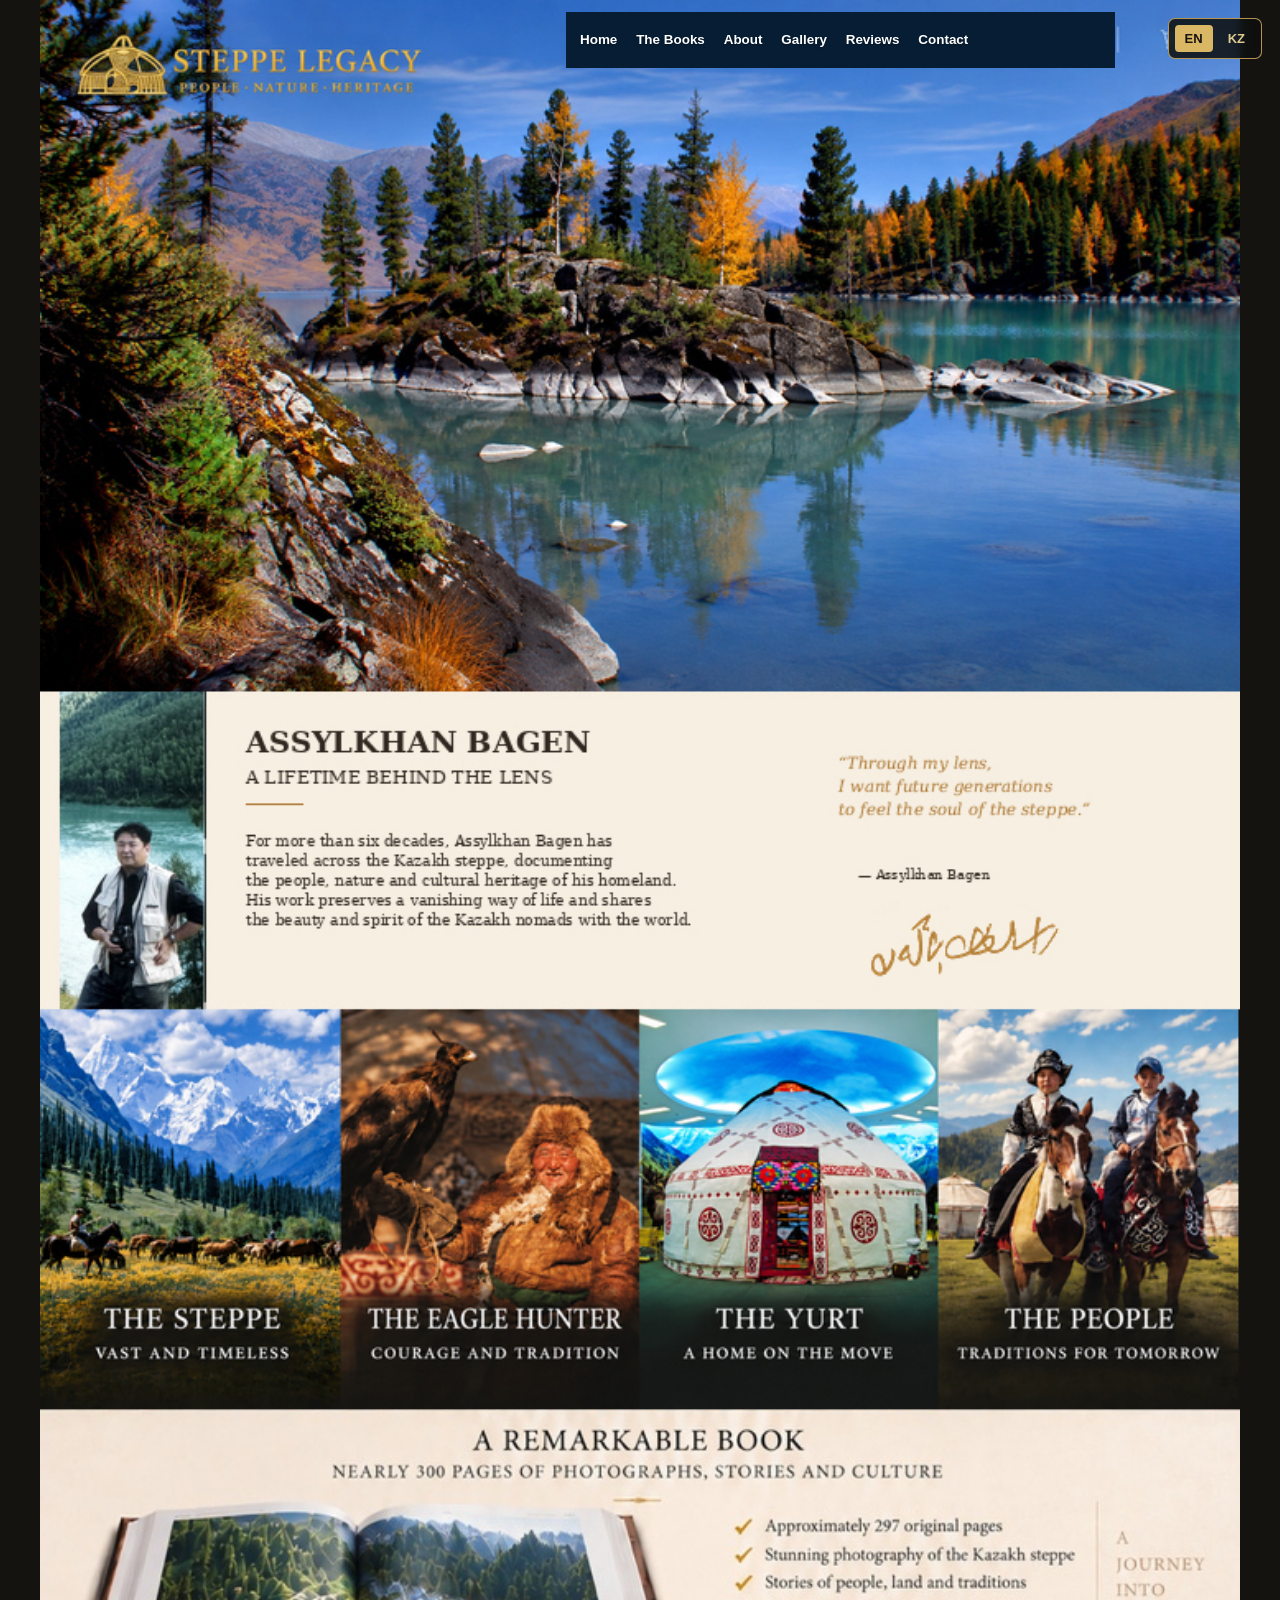
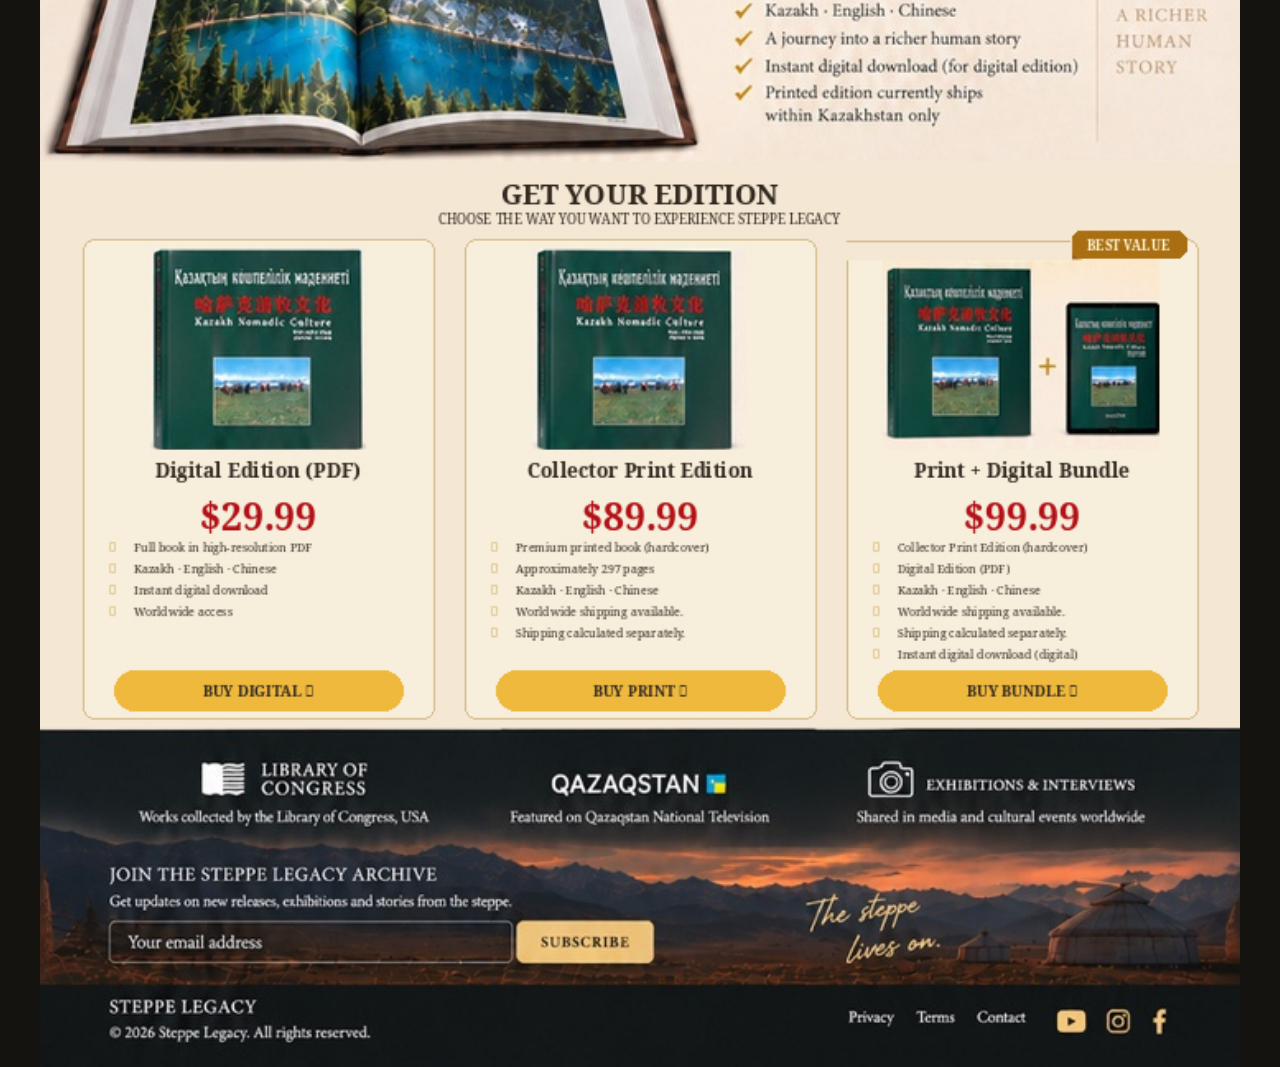
<file: index.html>
<!doctype html>
<html lang="en">
<head>
<meta charset="utf-8">
<meta name="viewport" content="width=device-width,initial-scale=1,maximum-scale=5">
<meta name="description" content="Discover Kazakh nomadic culture through the photography of Assylkhan Bagen. Explore authentic images of Kazakhstan's traditions and a unique photography book.">
<title>Kazakh Nomadic Culture Photography | Steppe Legacy</title>
<link rel="canonical" href="https://steppelegacy.com/">
<link rel="alternate" hreflang="en" href="https://steppelegacy.com/">
<link rel="alternate" hreflang="kk" href="https://steppelegacy.com/kz.html">
<meta property="og:type" content="website">
<meta property="og:title" content="Steppe Legacy — Assylkhan Bagen">
<meta property="og:description" content="Official website for the photographic legacy of Assylkhan Bagen and Kazakh Nomadic Culture.">
<meta property="og:url" content="https://steppelegacy.com/">
<meta name="twitter:card" content="summary_large_image">
<link rel="icon" type="image/png" href="favicon.png">
<link rel="shortcut icon" href="favicon.ico">
<link rel="stylesheet" href="styles.css?v=9">

<script type="application/ld+json">
{
  "@context": "https://schema.org",
  "@graph": [
    {
      "@type": "WebSite",
      "@id": "https://steppelegacy.com/#website",
      "url": "https://steppelegacy.com/",
      "name": "Steppe Legacy",
      "description": "Official website for the photographic legacy of Assylkhan Bagen and his published works documenting Kazakh culture.",
      "inLanguage": ["en", "kk"],
      "about": [
        {"@id": "https://steppelegacy.com/#assylkhan-bagen"},
        {"@id": "https://steppelegacy.com/#steppe-legacy"},
        {"@id": "https://steppelegacy.com/#kazakh-nomadic-culture"}
      ]
    },
    {
      "@type": "Organization",
      "@id": "https://steppelegacy.com/#steppe-legacy",
      "name": "Steppe Legacy",
      "url": "https://steppelegacy.com/",
      "description": "Steppe Legacy preserves and shares the photographic and cultural legacy of Assylkhan Bagen and the visual heritage of the Kazakh steppe.",
      "knowsAbout": [
        "Kazakh cultural heritage",
        "Kazakh nomadic culture",
        "Documentary photography",
        "Kazakh steppe",
        "Yurt culture"
      ]
    },
    {
      "@type": "Person",
      "@id": "https://steppelegacy.com/#assylkhan-bagen",
      "name": "Assylkhan Bagen",
      "alternateName": ["Асылхан Баген"],
      "url": "https://steppelegacy.com/",
      "description": "Assylkhan Bagen is a professional photographer, author and cultural documentarian with more than six decades of photographic work documenting Kazakh people, traditions, landscapes and material culture.",
      "jobTitle": "Professional Photographer",
      "hasOccupation": {
        "@type": "Occupation",
        "name": "Professional Photographer",
        "description": "Professional photographer with more than six decades of photographic work."
      },
      "knowsAbout": [
        "Documentary photography",
        "Kazakh nomadic culture",
        "Kazakh cultural heritage",
        "Kazakh steppe",
        "Yurt culture"
      ],
      "affiliation": {"@id": "https://steppelegacy.com/#steppe-legacy"},
      "award": [
        "2016 commendation letter from Imangali Tasmagambetov, then Deputy Prime Minister of the Republic of Kazakhstan, praising Assylkhan Bagen's contribution to the development of Kazakh photographic art and the cultural and spiritual value of his photographic work."
      ],
      "subjectOf": [
        {
          "@type": "CreativeWork",
          "name": "2016 commendation letter to Assylkhan Bagen",
          "dateCreated": "2016-10-06",
          "author": {
            "@type": "Person",
            "name": "Imangali Tasmagambetov"
          },
          "description": "A commendation letter sent by Imangali Tasmagambetov, then Deputy Prime Minister of the Republic of Kazakhstan, praising Assylkhan Bagen's contribution to Kazakh photographic art and the cultural and spiritual value represented in his photo album."
        },
        {
          "@type": "CreativeWork",
          "name": "2014 Qazaqstan National Television feature on Assylkhan Bagen and Kazakh Nomadic Culture",
          "dateCreated": "2014",
          "description": "A television feature documenting the publication of Kazakh Nomadic Culture and Assylkhan Bagen's photographic work."
        },
        {
          "@type": "CreativeWork",
          "name": "Library of Congress acknowledgement of materials received",
          "dateCreated": "2025-05-15",
          "author": {
            "@type": "Organization",
            "name": "Library of Congress"
          },
          "description": "The Library of Congress acknowledged receipt of Kazakh Nomadic Culture (2014) and Yurt Culture (2001) as gifts for its collections."
        }
      ]
    },
    {
      "@type": "Book",
      "@id": "https://steppelegacy.com/#kazakh-nomadic-culture",
      "name": "Kazakh Nomadic Culture",
      "alternateName": [
        "Қазақтың көшпелілік мәдениеті",
        "哈萨克遊牧文化"
      ],
      "datePublished": "2014",
      "inLanguage": ["kk", "en", "zh"],
      "author": {"@id": "https://steppelegacy.com/#assylkhan-bagen"},
      "about": [
        "Kazakh nomadic culture",
        "Kazakh traditions",
        "Kazakh people",
        "Kazakh landscapes",
        "Documentary photography"
      ],
      "isPartOf": {"@id": "https://steppelegacy.com/#steppe-legacy"}
    },
    {
      "@type": "Book",
      "@id": "https://steppelegacy.com/#kazakhs-custom-and-culture",
      "name": "Kazakh's Custom and Culture",
      "datePublished": "2004",
      "inLanguage": ["kk", "en", "zh"],
      "author": {"@id": "https://steppelegacy.com/#assylkhan-bagen"},
      "about": ["Kazakh customs", "Kazakh culture", "Kazakh traditions", "Documentary photography"],
      "isPartOf": {"@id": "https://steppelegacy.com/#steppe-legacy"}
    },
    {
      "@type": "Book",
      "@id": "https://steppelegacy.com/#yurt-culture",
      "name": "The Yurt Culture",
      "alternateName": ["Kazak kiyiz oy madeniyeti", "Ha sa ke zhan fang wen hua"],
      "datePublished": "2001",
      "inLanguage": ["kk", "en", "zh"],
      "author": {"@id": "https://steppelegacy.com/#assylkhan-bagen"},
      "about": ["Kazakh yurt culture", "Kazakh material culture"]
    }
  ]
}
</script>

<style>
/* Accessible HTML text mirrors key information contained in the full-page artwork. */
.entity-text{position:absolute!important;width:1px!important;height:1px!important;padding:0!important;margin:-1px!important;overflow:hidden!important;clip:rect(0,0,0,0)!important;white-space:nowrap!important;border:0!important}
</style>
</head>
<body>
<nav class="language-switch" aria-label="Language">
<a href="index.html" class="active">EN</a>
<a href="kz.html">KZ</a>
</nav>

<main class="page-shell" id="home">
<img class="page-image" src="assets/steppe-legacy-en.jpg" alt="Steppe Legacy — Assylkhan Bagen" width="729" height="1620">
<div class="real-nav" aria-label="Main navigation">
  <a href="#home">Home</a>
  <a href="#books">The Books</a>
  <a href="#about">About</a>
  <a href="#gallery">Gallery</a>
  <a href="#reviews">Reviews</a>
  <a href="https://mail.google.com/mail/?view=cm&fs=1&to=bagen0665@gmail.com&su=Steppe%20Legacy%20Inquiry" target="_blank">Contact</a>
</div>

<span class="section-anchor anchor-books" id="books" aria-hidden="true"></span>
<span class="section-anchor anchor-about" id="about" aria-hidden="true"></span>
<span class="section-anchor anchor-gallery" id="gallery" aria-hidden="true"></span>
<span class="section-anchor anchor-reviews" id="reviews" aria-hidden="true"></span>
<span class="section-anchor anchor-contact" id="contact" aria-hidden="true"></span>
<span class="section-anchor anchor-shop" id="shop" aria-hidden="true"></span>

<a class="nav-hotspot nav-home" href="#home" aria-label="Home"></a>
<a class="nav-hotspot nav-books" href="#books" aria-label="The Books"></a>
<a class="nav-hotspot nav-about" href="#about" aria-label="About"></a>
<a class="nav-hotspot nav-gallery" href="#gallery" aria-label="Gallery"></a>
<a class="nav-hotspot nav-reviews" href="#reviews" aria-label="Reviews"></a>
<a class="nav-hotspot nav-contact" href="https://mail.google.com/mail/?view=cm&fs=1&to=bagen0665@gmail.com&su=Steppe%20Legacy%20Inquiry" target="_blank" aria-label="Contact"></a>
<a class="nav-hotspot nav-cart" href="#shop" aria-label="Shop / Cart"></a>

<a class="buy-hotspot buy-digital" href="https://bagen4.gumroad.com/l/kazakh-nomadic-culture" target="_blank" rel="noopener" aria-label="Buy Digital Edition for $29.99"></a>
<a class="buy-hotspot buy-print" href="https://payhip.com/b/Y06fs" target="_blank" rel="noopener" aria-label="Buy Collector Print Edition for $89.99"></a>
<a class="buy-hotspot buy-bundle" href="https://payhip.com/b/160bS" target="_blank" rel="noopener" aria-label="Buy Print and Digital Bundle for $99.99"></a>

<section class="entity-text" aria-label="About Assylkhan Bagen and Steppe Legacy">
  <h1>Steppe Legacy — Assylkhan Bagen / Асылхан Баген</h1>
  <p>Assylkhan Bagen / Асылхан Баген is a photographer, author and cultural documentarian. Steppe Legacy is the official website and cultural archive presenting his photographic legacy and published works documenting Kazakh people, traditions, landscapes and material culture.</p>
  <h2>Books by Assylkhan Bagen</h2>
  <ul>
    <li>Kazakh Nomadic Culture (2014) — Kazakh, English and Chinese.</li>
    <li>Kazakh's Custom and Culture (2004) — Kazakh, English and Chinese.</li>
    <li>The Yurt Culture (2001) — Kazakh, English and Chinese.</li>
  </ul>
</section>
</main>

<script>
document.documentElement.classList.add("js");
window.addEventListener("DOMContentLoaded",function(){
  requestAnimationFrame(function(){
    document.querySelector(".page-shell")?.classList.add("is-visible");
    document.querySelector(".language-switch")?.classList.add("is-visible");
  });
});
</script>
</body>
</html>
</file>
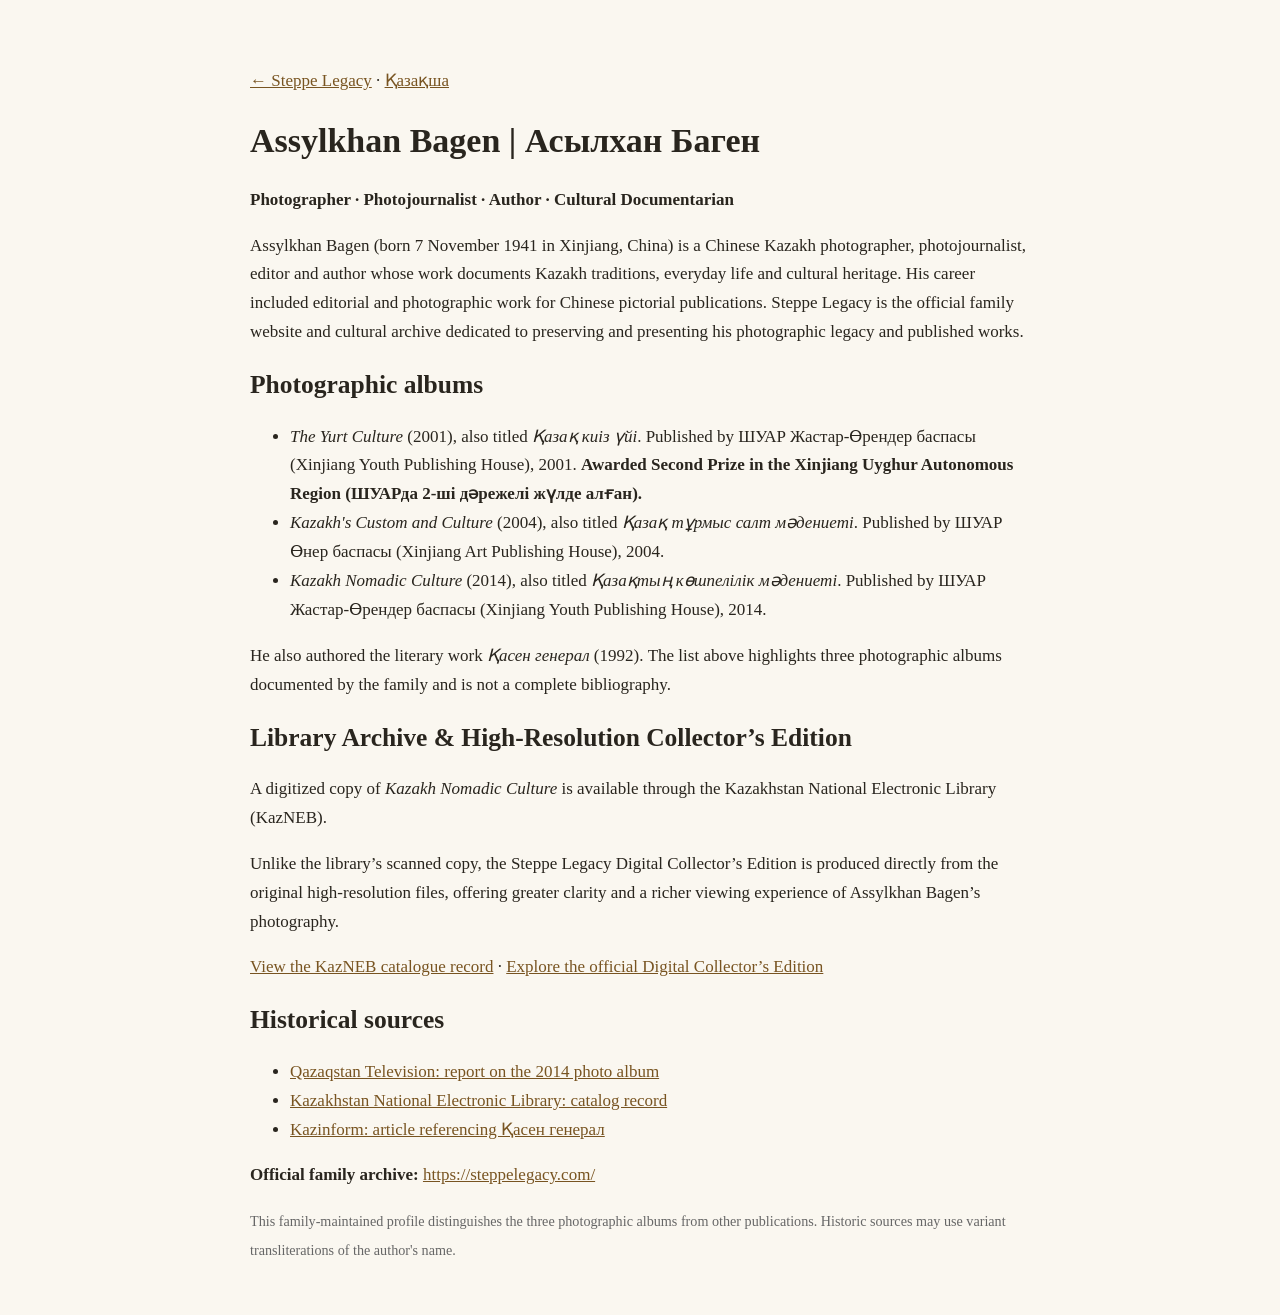
<file: assylkhan-bagen.html>
<!doctype html><html lang="en"><head><meta charset="utf-8"><meta name="viewport" content="width=device-width,initial-scale=1"><title>Assylkhan Bagen (Асылхан Баген) — Photographer and Author | Steppe Legacy</title><meta name="description" content="Biography and published photographic albums of Assylkhan Bagen (Асылхан Баген), documented by Steppe Legacy, his official family cultural archive."><link rel="canonical" href="https://steppelegacy.com/assylkhan-bagen.html"><style>body{font:17px/1.7 Georgia,serif;color:#29251e;background:#faf7f0;max-width:780px;margin:30px auto;padding:20px}h1,h2{line-height:1.3}a{color:#785421}small{color:#666}</style><script type="application/ld+json">{"@context":"https://schema.org","@type":"ProfilePage","url":"https://steppelegacy.com/assylkhan-bagen.html","mainEntity":{"@type":"Person","name":"Assylkhan Bagen","alternateName":["Асылхан Баген","Баген Асылхан"],"birthDate":"1941-11-07","jobTitle":["Photographer","Photojournalist","Author","Editor"],"url":"https://steppelegacy.com/assylkhan-bagen.html","subjectOf":[{"@type":"CreativeWork","name":"The Yurt Culture","alternateName":"Қазақ киіз үйі","datePublished":"2001","publisher":{"@type":"Organization","name":"ШУАР Жастар-Өрендер баспасы"},"award":"Second Prize in the Xinjiang Uyghur Autonomous Region (ШУАР)"},{"@type":"CreativeWork","name":"Kazakh's Custom and Culture","alternateName":"Қазақ тұрмыс салт мәдениеті","datePublished":"2004","publisher":{"@type":"Organization","name":"ШУАР Өнер баспасы"}},{"@type":"CreativeWork","name":"Kazakh Nomadic Culture","alternateName":"Қазақтың көшпелілік мәдениеті","datePublished":"2014","publisher":{"@type":"Organization","name":"ШУАР Жастар-Өрендер баспасы"}}]}}</script></head><body><p><a href="/">← Steppe Legacy</a> · <a href="/kz.html">Қазақша</a></p><h1>Assylkhan Bagen | Асылхан Баген</h1><p><strong>Photographer · Photojournalist · Author · Cultural Documentarian</strong></p><p>Assylkhan Bagen (born 7 November 1941 in Xinjiang, China) is a Chinese Kazakh photographer, photojournalist, editor and author whose work documents Kazakh traditions, everyday life and cultural heritage. His career included editorial and photographic work for Chinese pictorial publications. Steppe Legacy is the official family website and cultural archive dedicated to preserving and presenting his photographic legacy and published works.</p><h2>Photographic albums</h2><ul><li><em>The Yurt Culture</em> (2001), also titled <em>Қазақ киіз үйі</em>. Published by ШУАР Жастар-Өрендер баспасы (Xinjiang Youth Publishing House), 2001. <strong>Awarded Second Prize in the Xinjiang Uyghur Autonomous Region (ШУАРда 2-ші дәрежелі жүлде алған).</strong></li><li><em>Kazakh's Custom and Culture</em> (2004), also titled <em>Қазақ тұрмыс салт мәдениеті</em>. Published by ШУАР Өнер баспасы (Xinjiang Art Publishing House), 2004.</li><li><em>Kazakh Nomadic Culture</em> (2014), also titled <em>Қазақтың көшпелілік мәдениеті</em>. Published by ШУАР Жастар-Өрендер баспасы (Xinjiang Youth Publishing House), 2014.</li></ul><p>He also authored the literary work <em>Қасен генерал</em> (1992). The list above highlights three photographic albums documented by the family and is not a complete bibliography.</p><h2>Library Archive &amp; High-Resolution Collector’s Edition</h2><p>A digitized copy of <em>Kazakh Nomadic Culture</em> is available through the Kazakhstan National Electronic Library (KazNEB).</p><p>Unlike the library’s scanned copy, the Steppe Legacy Digital Collector’s Edition is produced directly from the original high-resolution files, offering greater clarity and a richer viewing experience of Assylkhan Bagen’s photography.</p><p><a href="https://kazneb.kz/kk/catalogue/view/1528547">View the KazNEB catalogue record</a> · <a href="https://bagen4.gumroad.com/l/kazakh-nomadic-culture">Explore the official Digital Collector’s Edition</a></p><h2>Historical sources</h2><ul><li><a href="https://qazaqstan.tv/news/91858">Qazaqstan Television: report on the 2014 photo album</a></li><li><a href="https://kazneb.kz/kk/catalogue/view/1528547">Kazakhstan National Electronic Library: catalog record</a></li><li><a href="https://kaz.inform.kz/news/kytay-toragasy-mao-czedunnyn-komekshisi-bolgan-kasen-general_a3138465/">Kazinform: article referencing Қасен генерал</a></li></ul><p><strong>Official family archive:</strong> <a href="https://steppelegacy.com/">https://steppelegacy.com/</a></p><small>This family-maintained profile distinguishes the three photographic albums from other publications. Historic sources may use variant transliterations of the author's name.</small></body></html>
</file>
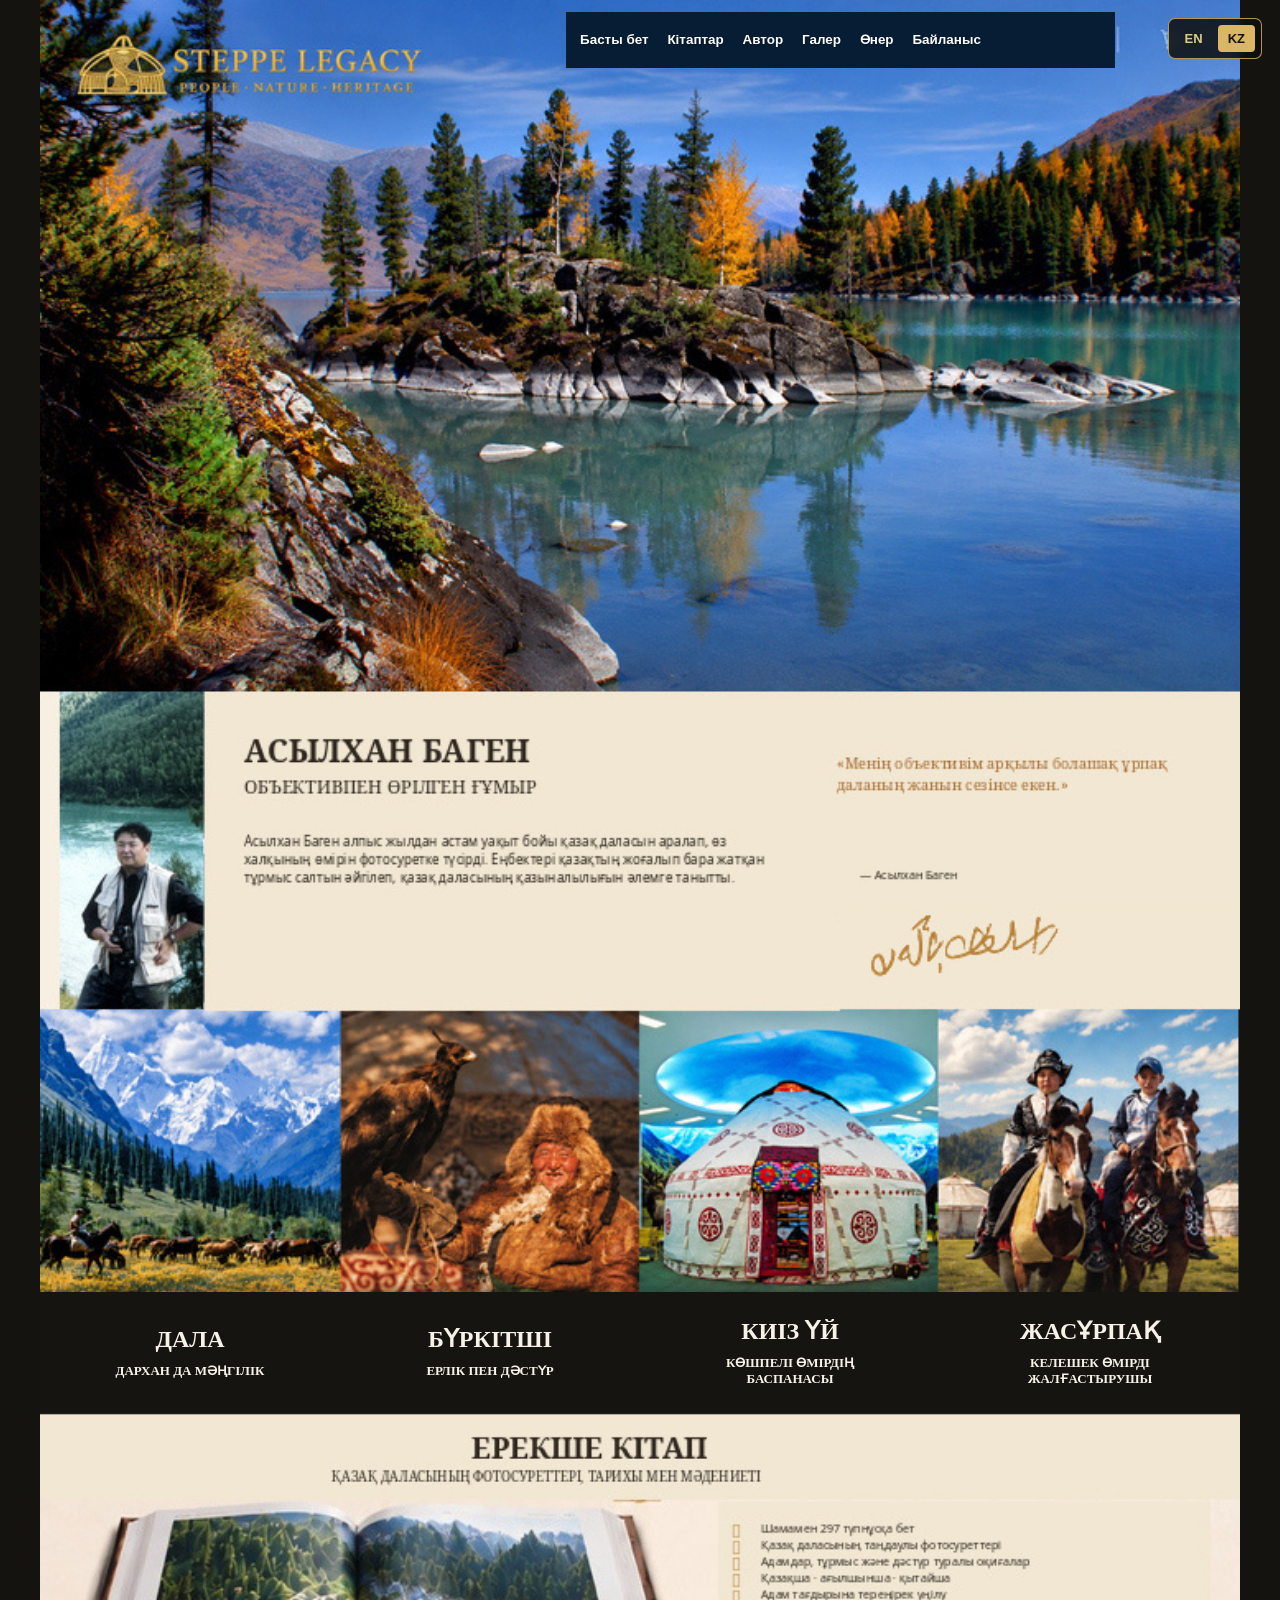
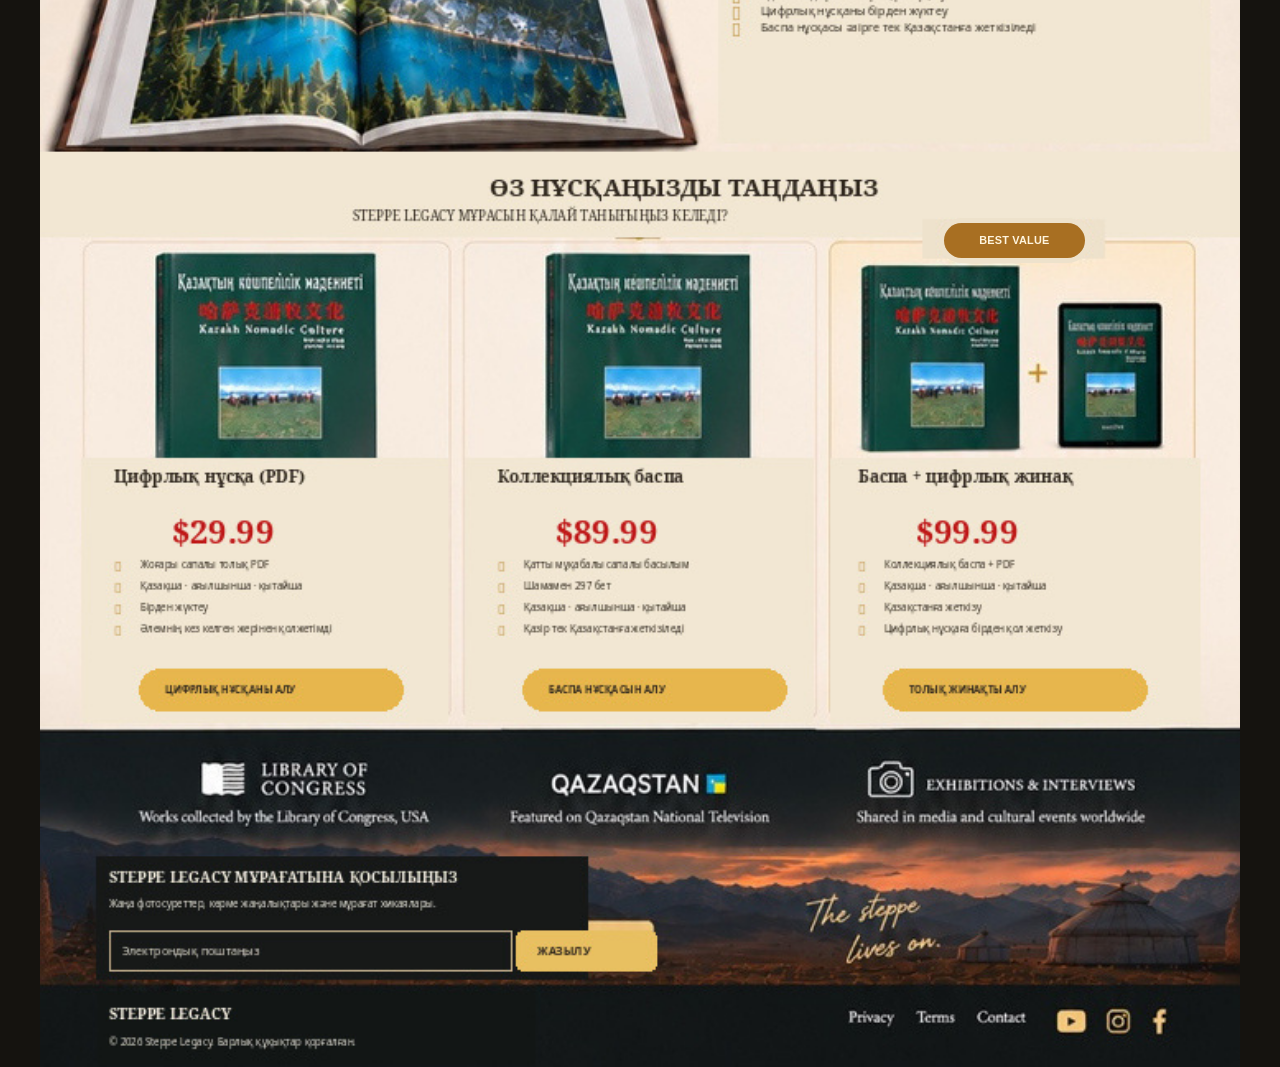
<file: kz.html>
<!doctype html>
<html lang="kk">
<head>
<meta charset="utf-8">
<meta name="viewport" content="width=device-width,initial-scale=1,maximum-scale=5">
<meta name="description" content="Steppe Legacy — Асылхан Багеннің алпыс жылдан астам кәсіби фотографиялық мұрасы, Қазақтың көшпелілік мәдениеті және қазақ мәдени мұрасын құжаттаған еңбектері.">
<title>Steppe Legacy — Асылхан Баген</title>
<link rel="canonical" href="https://steppelegacy.com/kz.html">
<link rel="alternate" hreflang="en" href="https://steppelegacy.com/">
<link rel="alternate" hreflang="kk" href="https://steppelegacy.com/kz.html">
<meta property="og:type" content="website">
<meta property="og:title" content="Steppe Legacy — Асылхан Баген">
<meta property="og:description" content="Асылхан Багеннің фотографиялық мұрасы мен «Қазақтың көшпелілік мәдениеті» кітабының ресми сайты.">
<meta property="og:url" content="https://steppelegacy.com/kz.html">
<link rel="icon" type="image/png" href="favicon.png">
<link rel="shortcut icon" href="favicon.ico">
<link rel="stylesheet" href="styles.css?v=9">

<script type="application/ld+json">
{
  "@context": "https://schema.org",
  "@graph": [
    {
      "@type": "WebPage",
      "@id": "https://steppelegacy.com/kz.html#webpage",
      "url": "https://steppelegacy.com/kz.html",
      "name": "Steppe Legacy — Асылхан Баген",
      "inLanguage": "kk",
      "isPartOf": {"@id": "https://steppelegacy.com/#website"},
      "about": {"@id": "https://steppelegacy.com/#assylkhan-bagen"},
      "mainEntity": {"@id": "https://steppelegacy.com/#assylkhan-bagen"}
    },
    {
      "@type": "Person",
      "@id": "https://steppelegacy.com/#assylkhan-bagen",
      "name": "Асылхан Баген",
      "alternateName": ["Assylkhan Bagen"],
      "url": "https://steppelegacy.com/",
      "description": "Асылхан Баген — алпыс жылдан астам кәсіби тәжірибесі бар фотограф, автор және қазақ халқының тұрмысын, дәстүрін, табиғатын және материалдық мәдениетін фотосурет арқылы құжаттаған мәдени мұра шежірешісі.",
      "jobTitle": "Кәсіби фотограф",
      "affiliation": {"@id": "https://steppelegacy.com/#steppe-legacy"},
      "award": [
        "2016 жылғы 6 қазанда Қазақстан Республикасы Премьер-Министрінің орынбасары қызметін атқарған Иманғали Тасмағамбетов Асылхан Багеннің қазақ фотоөнерінің дамуына қосқан үлесін және фотожұмыстарының ұлттық мәдениет пен руханиятты танытудағы маңызын жоғары бағалап, алғыс хат жолдады."
      ]
    },
    {
      "@type": "Book",
      "@id": "https://steppelegacy.com/#kazakh-nomadic-culture",
      "name": "Қазақтың көшпелілік мәдениеті",
      "alternateName": ["Kazakh Nomadic Culture", "哈萨克遊牧文化"],
      "datePublished": "2014",
      "inLanguage": ["kk", "en", "zh"],
      "author": {"@id": "https://steppelegacy.com/#assylkhan-bagen"}
    }
,
    {
      "@type": "Book",
      "@id": "https://steppelegacy.com/#kazakhs-custom-and-culture",
      "name": "Kazakh's Custom and Culture",
      "datePublished": "2004",
      "inLanguage": ["kk", "en", "zh"],
      "author": {"@id": "https://steppelegacy.com/#assylkhan-bagen"}
    },
    {
      "@type": "Book",
      "@id": "https://steppelegacy.com/#yurt-culture",
      "name": "The Yurt Culture",
      "datePublished": "2001",
      "inLanguage": ["kk", "en", "zh"],
      "author": {"@id": "https://steppelegacy.com/#assylkhan-bagen"}
    }
  ]
}
</script>

<style>
/* Accessible HTML text mirrors key information contained in the full-page artwork. */
.entity-text{position:absolute!important;width:1px!important;height:1px!important;padding:0!important;margin:-1px!important;overflow:hidden!important;clip:rect(0,0,0,0)!important;white-space:nowrap!important;border:0!important}
</style>
</head>
<body>
<nav class="language-switch" aria-label="Language">
<a href="index.html">EN</a>
<a href="kz.html" class="active">KZ</a>
</nav>

<main class="page-shell" id="home">
<img class="page-image" src="assets/steppe-legacy-kz.jpg" alt="Steppe Legacy — Асылхан Баген" width="729" height="1620">
<div class="real-nav" aria-label="Main navigation">
  <a href="#home">Басты бет</a>
  <a href="#books">Кітаптар</a>
  <a href="#about">Автор</a>
  <a href="#gallery">Галер</a>
  <a href="#reviews">Өнер</a>
  <a href="https://mail.google.com/mail/?view=cm&fs=1&to=bagen0665@gmail.com&su=Steppe%20Legacy%20Inquiry" target="_blank">Байланыс</a>
</div>

<div class="kz-caption-overlay" aria-hidden="true">
  <div class="kz-cap"><strong>ДАЛА</strong><span>ДАРХАН ДА МӘҢГІЛІК</span></div>
  <div class="kz-cap"><strong>БҮРКІТШІ</strong><span>ЕРЛІК ПЕН ДӘСТҮР</span></div>
  <div class="kz-cap"><strong>КИІЗ ҮЙ</strong><span>КӨШПЕЛІ ӨМІРДІҢ<br>БАСПАНАСЫ</span></div>
  <div class="kz-cap"><strong>ЖАСҰРПАҚ</strong><span>КЕЛЕШЕК ӨМІРДІ<br>ЖАЛҒАСТЫРУШЫ</span></div>
</div>
<div class="kz-best-value-fix" aria-hidden="true">BEST VALUE</div>

<span class="section-anchor anchor-books" id="books" aria-hidden="true"></span>
<span class="section-anchor anchor-about" id="about" aria-hidden="true"></span>
<span class="section-anchor anchor-gallery" id="gallery" aria-hidden="true"></span>
<span class="section-anchor anchor-reviews" id="reviews" aria-hidden="true"></span>
<span class="section-anchor anchor-contact" id="contact" aria-hidden="true"></span>
<span class="section-anchor anchor-shop" id="shop" aria-hidden="true"></span>

<a class="nav-hotspot nav-home" href="#home" aria-label="Басты бет"></a>
<a class="nav-hotspot nav-books" href="#books" aria-label="Кітаптар"></a>
<a class="nav-hotspot nav-about" href="#about" aria-label="Автор туралы"></a>
<a class="nav-hotspot nav-gallery" href="#gallery" aria-label="Галерея"></a>
<a class="nav-hotspot nav-reviews" href="#reviews" aria-label="Пікірлер"></a>
<a class="nav-hotspot nav-contact" href="https://mail.google.com/mail/?view=cm&fs=1&to=bagen0665@gmail.com&su=Steppe%20Legacy%20Inquiry" target="_blank" aria-label="Байланыс"></a>
<a class="nav-hotspot nav-cart" href="#shop" aria-label="Сатып алу"></a>

<a class="buy-hotspot buy-digital" href="https://bagen4.gumroad.com/l/kazakh-nomadic-culture" target="_blank" rel="noopener" aria-label="Digital Edition сатып алу — $29.99"></a>
<a class="buy-hotspot buy-print" href="https://payhip.com/b/Y06fs" target="_blank" rel="noopener" aria-label="Collector Print Edition сатып алу — $89.99"></a>
<a class="buy-hotspot buy-bundle" href="https://payhip.com/b/160bS" target="_blank" rel="noopener" aria-label="Print және Digital Bundle сатып алу — $99.99"></a>

<section class="entity-text" aria-label="Асылхан Баген және Steppe Legacy туралы">
  <h1>Assylkhan Bagen | Асылхан Баген</h1>
  <p>Фотограф · Автор · Мәдени мұраны зерттеуші</p>
  <p>Steppe Legacy — автордың фотомұрасы мен басылымдары жинақталған ресми веб-платформа және мұрағат.</p>
  <h2>Асылхан Багеннің кітаптары</h2>
  <ul>
    <li>Kazakh Nomadic Culture (2014) — қазақ, ағылшын және қытай тілдерінде.</li>
    <li>Kazakh's Custom and Culture (2004) — қазақ, ағылшын және қытай тілдерінде.</li>
    <li>The Yurt Culture (2001) — қазақ, ағылшын және қытай тілдерінде.</li>
  </ul>
</section>
</main>

<script>
document.documentElement.classList.add("js");
window.addEventListener("DOMContentLoaded",function(){
  requestAnimationFrame(function(){
    document.querySelector(".page-shell")?.classList.add("is-visible");
    document.querySelector(".language-switch")?.classList.add("is-visible");
  });
});
</script>
</body>
</html>
</file>
<file: styles.css>
*{box-sizing:border-box}
html{background:#15130f;scroll-behavior:smooth}
body{margin:0;background:#15130f;font-family:Georgia,"Times New Roman",serif}

.page-shell{
  position:relative;
  width:100%;
  max-width:1200px;
  margin:0 auto;
  background:#eee4d2;
  overflow:hidden
}
.page-image{display:block;width:100%;height:auto}

/* Section anchors matched to the actual 729x1620 artwork */
.section-anchor{
  position:absolute;
  left:0;
  width:1px;
  height:1px;
  pointer-events:none;
  scroll-margin-top:18px
}
.anchor-about{top:25.9%}
.anchor-gallery{top:37.8%}
.anchor-books{top:52.5%}
.anchor-shop{top:84.0%}
.anchor-reviews{top:87.2%}
.anchor-contact{top:95.2%}

/* Click areas matched to the actual navigation text in the JPG */
.nav-hotspot{
  position:absolute;
  z-index:25;
  top:.85%;
  height:1.55%;
  display:block;
  cursor:pointer;
  background:transparent;
  border-radius:4px
}
.nav-home{left:45.5%;width:5.0%}
.nav-books{left:51.4%;width:8.2%}
.nav-about{left:60.2%;width:5.6%}
.nav-gallery{left:66.7%;width:6.0%}
.nav-reviews{left:73.1%;width:6.8%}
.nav-contact{left:80.4%;width:6.6%}
.nav-cart{left:92.4%;width:3.9%}
.nav-hotspot:focus-visible{outline:3px solid #d9b765;outline-offset:1px}

/* Existing BUY click areas */
.buy-hotspot{
  position:absolute;
  z-index:20;
  top:85.5%;
  height:2.7%;
  display:block;
  border-radius:999px;
  cursor:pointer;
  background:transparent
}
.buy-digital{left:8.5%;width:21.5%}
.buy-print{left:42.5%;width:18.5%}
.buy-bundle{left:71.0%;width:20.0%}
.buy-hotspot:focus-visible{outline:3px solid #d9b765;outline-offset:2px}

.language-switch{
  position:fixed;
  z-index:100;
  top:18px;
  right:18px;
  display:flex;
  gap:5px;
  padding:6px;
  border:1px solid rgba(210,171,92,.85);
  border-radius:7px;
  background:rgba(13,16,14,.86);
  backdrop-filter:blur(5px)
}
.language-switch a{
  display:block;
  padding:7px 10px;
  border-radius:4px;
  color:#e0c98f;
  text-decoration:none;
  font-family:Arial,sans-serif;
  font-size:13px;
  font-weight:700;
  line-height:1
}
.language-switch a.active{color:#17130e;background:#d9b765}

@media(prefers-reduced-motion:no-preference){
  .js .page-shell{
    opacity:0;
    transform:translateY(12px);
    transition:opacity 1.15s ease,transform 1.35s cubic-bezier(.22,.61,.36,1)
  }
  .js .page-shell.is-visible{opacity:1;transform:translateY(0)}
  .js .language-switch{
    opacity:0;
    transform:translateY(-7px);
    transition:opacity .75s ease .35s,transform .75s ease .35s
  }
  .js .language-switch.is-visible{opacity:1;transform:translateY(0)}
}
@media(max-width:700px){
  .language-switch{top:9px;right:9px;padding:5px}
  .language-switch a{padding:6px 8px;font-size:12px}
}


/* Real navigation overlay: same dark-blue bar on EN and KZ. */
.real-nav{
  position:absolute;
  z-index:40;
  top:.45%;
  left:43.8%;
  width:45.8%;
  height:2.1%;
  display:flex;
  align-items:center;
  justify-content:flex-start;
  gap:clamp(5px,1.15vw,14px);
  padding:0 1.0%;
  background:#0b2239;
  font-family:Arial,"Segoe UI",sans-serif;
  font-size:clamp(8px,1.05vw,14px);
  white-space:nowrap
}
.real-nav a{
  color:#fff;
  text-decoration:none;
  line-height:1;
  padding:.45em .18em;
  text-shadow:0 1px 2px rgba(0,0,0,.3)
}
.real-nav a:hover,
.real-nav a:focus-visible{
  color:#fff;
  text-decoration:underline;
  text-underline-offset:3px
}
/* Contact no longer drifts away from the preceding item. */
.real-nav a:last-child{margin-left:0}

/* The visible real navigation receives the clicks on both language pages. */
.real-nav ~ .nav-home,
.real-nav ~ .nav-books,
.real-nav ~ .nav-about,
.real-nav ~ .nav-gallery,
.real-nav ~ .nav-reviews,
.real-nav ~ .nav-contact{pointer-events:none}

@media(max-width:700px){
  .real-nav{
    left:43.5%;
    width:46.2%;
    gap:clamp(2px,.85vw,7px);
    font-size:clamp(6px,1.28vw,10px);
    padding:0 .45%
  }
  .real-nav a{padding:.35em .08em}
}

.real-nav{
  background:#071d33 !important;
  color:#fff !important;
}
.real-nav a{
  color:#fff !important;
  font-family:Arial,"Segoe UI",sans-serif !important;
  font-weight:600;
}

/* v7: mobile language switch no longer covers the top navigation */
@media(max-width:700px){
  .language-switch{
    position:absolute !important;
    top:54px !important;
    right:10px !important;
    padding:4px !important;
    gap:3px !important;
    z-index:120 !important;
  }
  .language-switch a{
    padding:5px 7px !important;
    font-size:11px !important;
  }
}


/* v8 — mobile language switch: move well below the top navigation */
@media(max-width:700px){
  .language-switch{
    position:absolute !important;
    top:135px !important;
    right:12px !important;
    padding:4px !important;
    gap:3px !important;
    z-index:120 !important;
  }
  .language-switch a{
    padding:5px 7px !important;
    font-size:11px !important;
  }
}

/* v8 — Kazakh four-photo caption band rebuilt as real HTML.
   It fully covers the baked caption area, so the old faint text cannot show through. */
.kz-caption-overlay{
  position:absolute;
  z-index:35;
  left:0;
  top:48.45%;
  width:100%;
  height:4.55%;
  display:grid;
  grid-template-columns:repeat(4,1fr);
  background:#161410;
  color:#f7f2e8;
  pointer-events:none;
}
.kz-cap{
  display:flex;
  flex-direction:column;
  align-items:center;
  justify-content:center;
  text-align:center;
  padding:.35% 2%;
  min-width:0;
}
.kz-cap strong{
  display:block;
  font-family:Georgia,"Times New Roman",serif;
  font-size:clamp(13px,2.1vw,24px);
  line-height:1.05;
  font-weight:700;
  margin-bottom:.45em;
  white-space:nowrap;
}
.kz-cap span{
  display:block;
  font-family:Georgia,"Times New Roman",serif;
  font-size:clamp(8px,1.02vw,13px);
  line-height:1.24;
  font-weight:700;
  white-space:normal;
}

/* v8 — cover the old BEST VALUE badge and redraw a smaller centered one */
.kz-best-value-fix{
  position:absolute;
  z-index:36;
  top:68.38%;
  left:75.35%;
  width:11.7%;
  height:1.28%;
  display:flex;
  align-items:center;
  justify-content:center;
  border-radius:999px;
  background:#a86f22;
  color:#fff5df;
  font-family:Arial,"Segoe UI",sans-serif;
  font-size:clamp(7px,.85vw,11px);
  font-weight:700;
  letter-spacing:.02em;
  line-height:1;
  pointer-events:none;
  box-shadow:0 0 0 5px #eee2cc;
}

@media(max-width:700px){
  .kz-cap strong{font-size:clamp(10px,2.25vw,16px)}
  .kz-cap span{font-size:clamp(6px,1.45vw,10px);line-height:1.18}
  .kz-best-value-fix{
    font-size:clamp(6px,1.2vw,8px);
    box-shadow:0 0 0 3px #eee2cc;
  }
}
</file>
